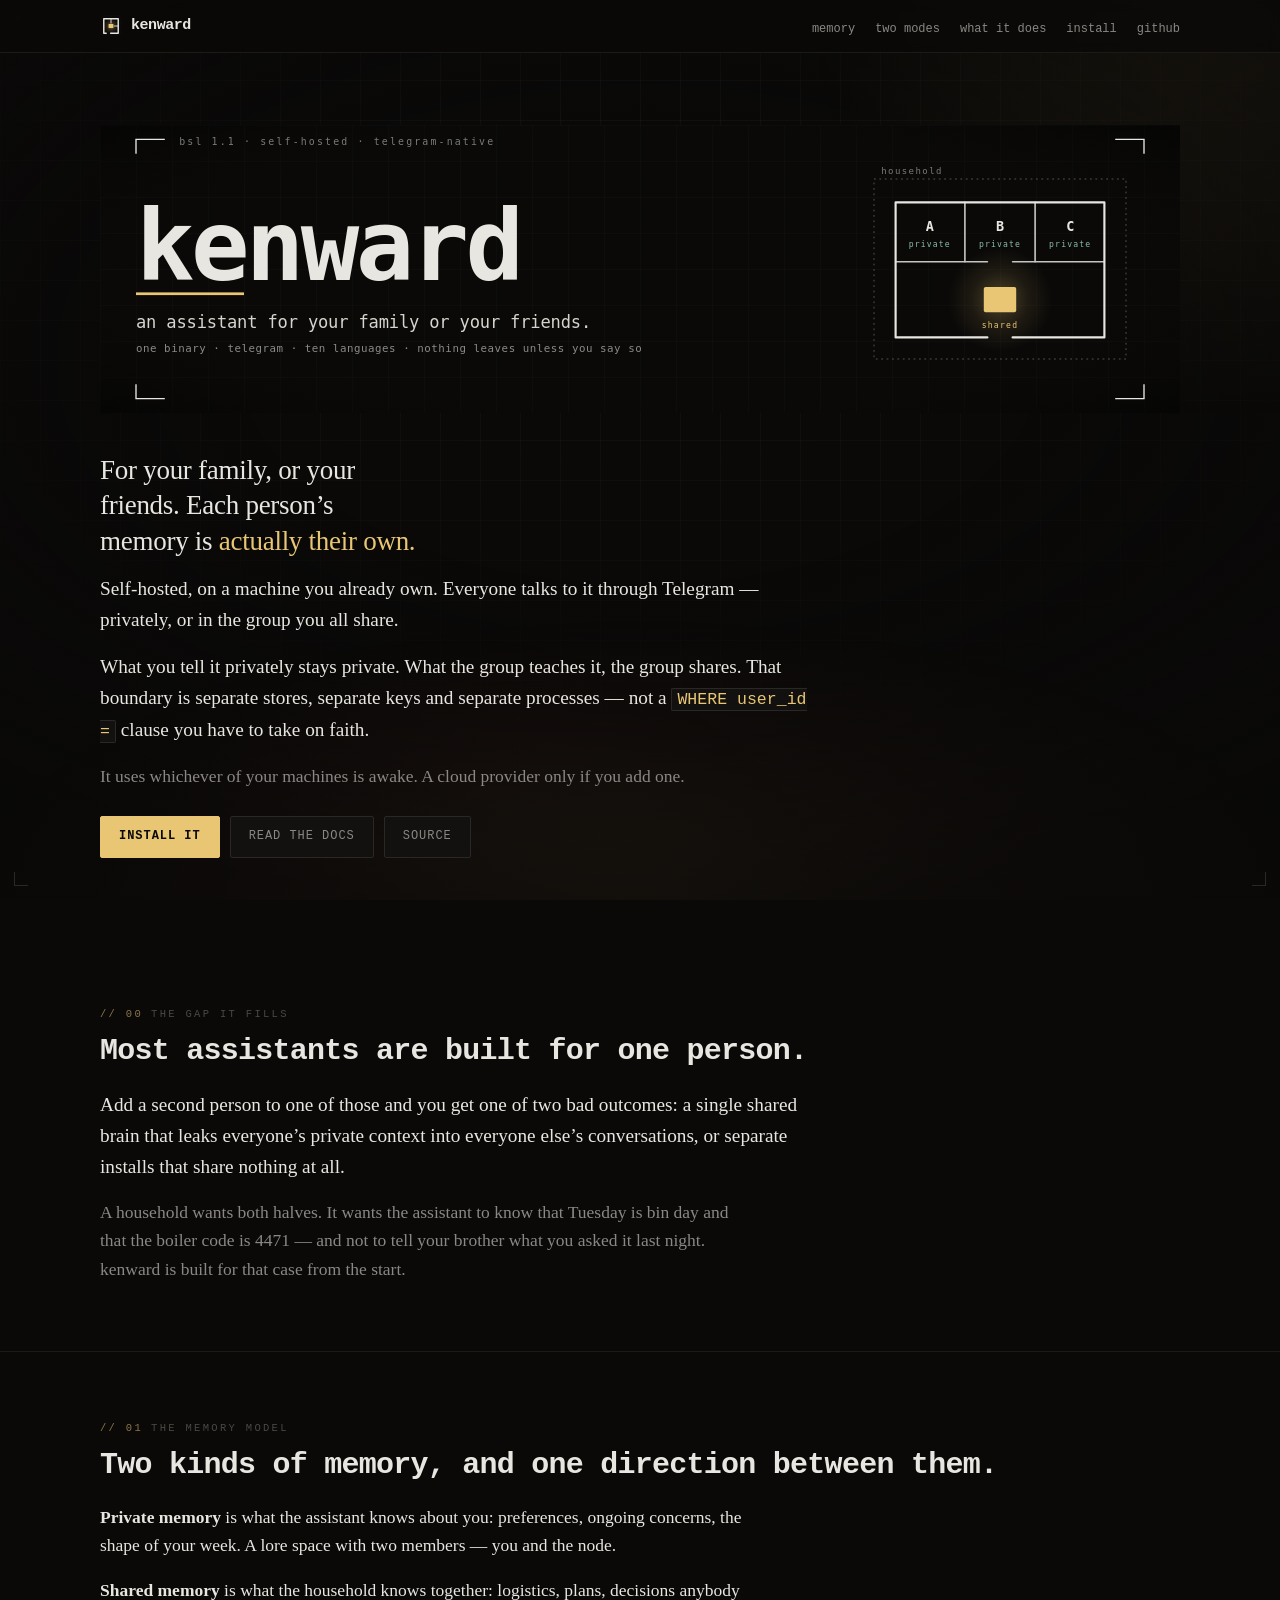
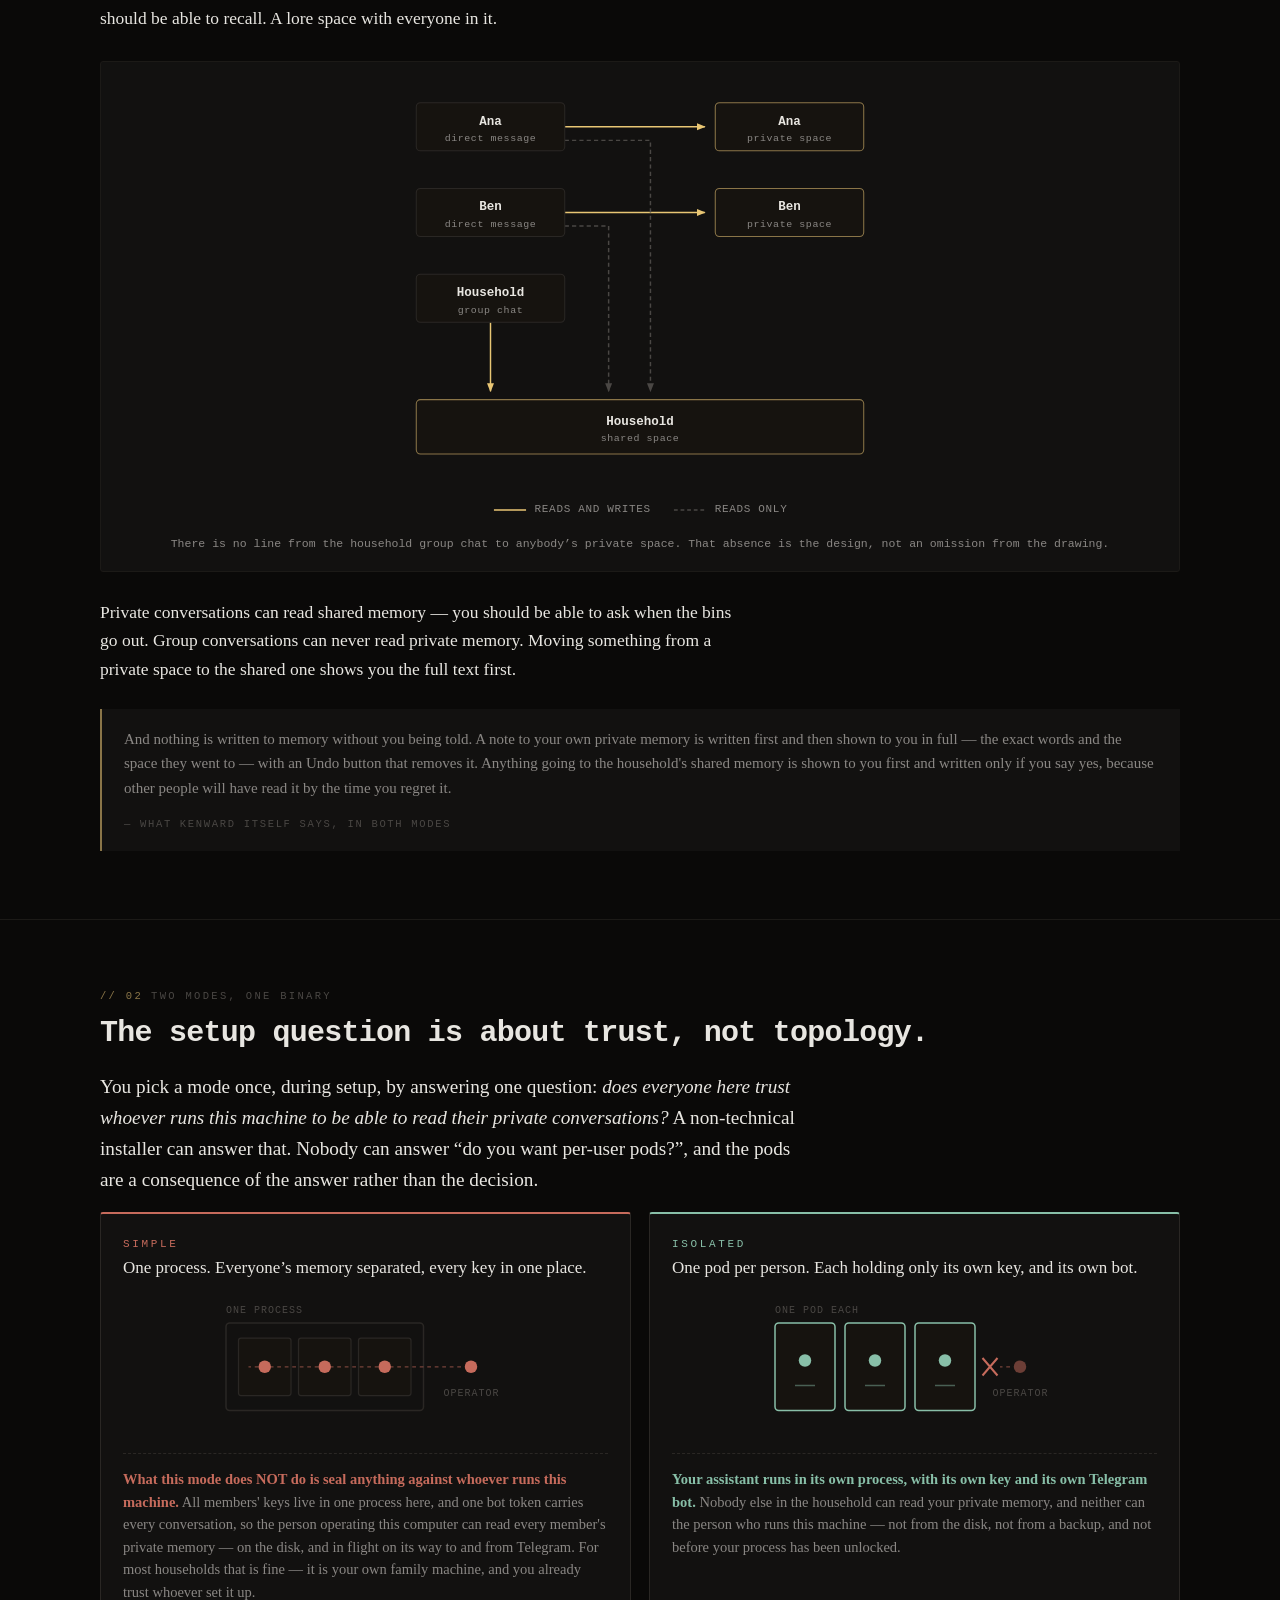
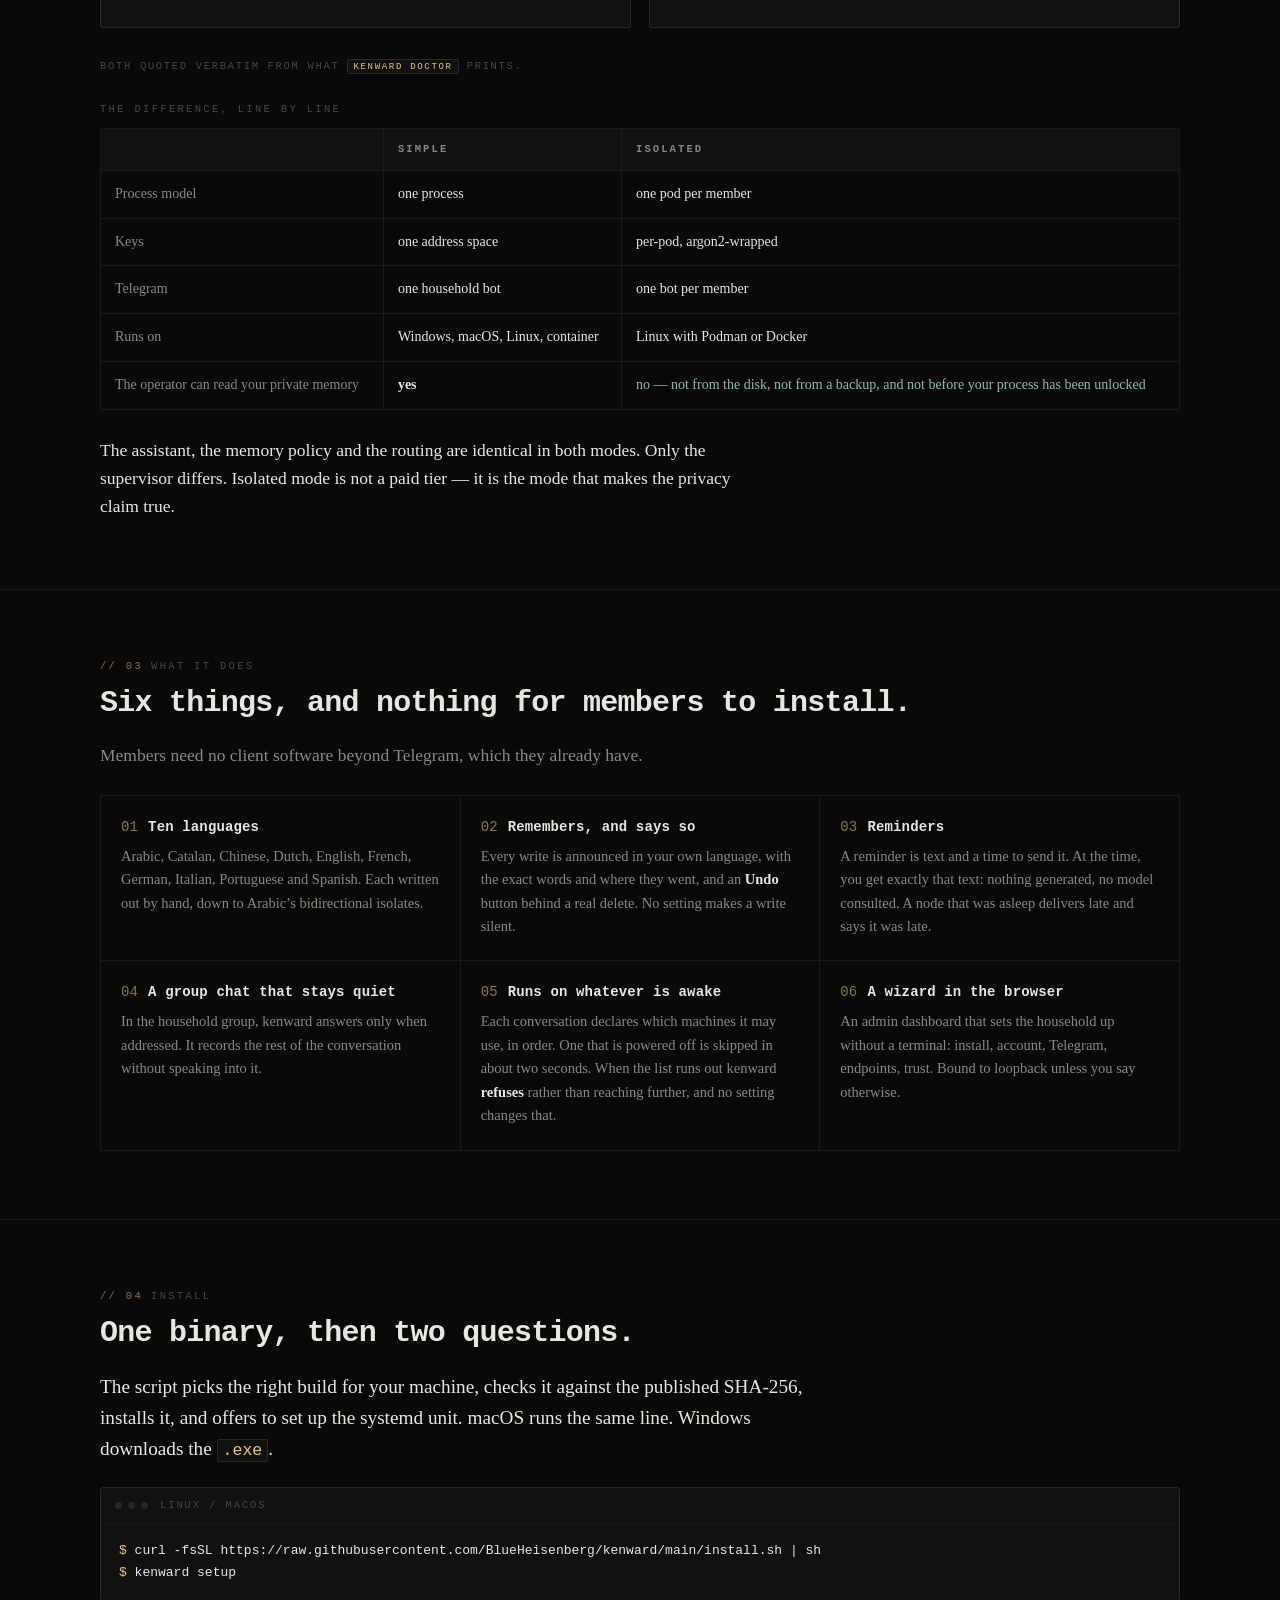
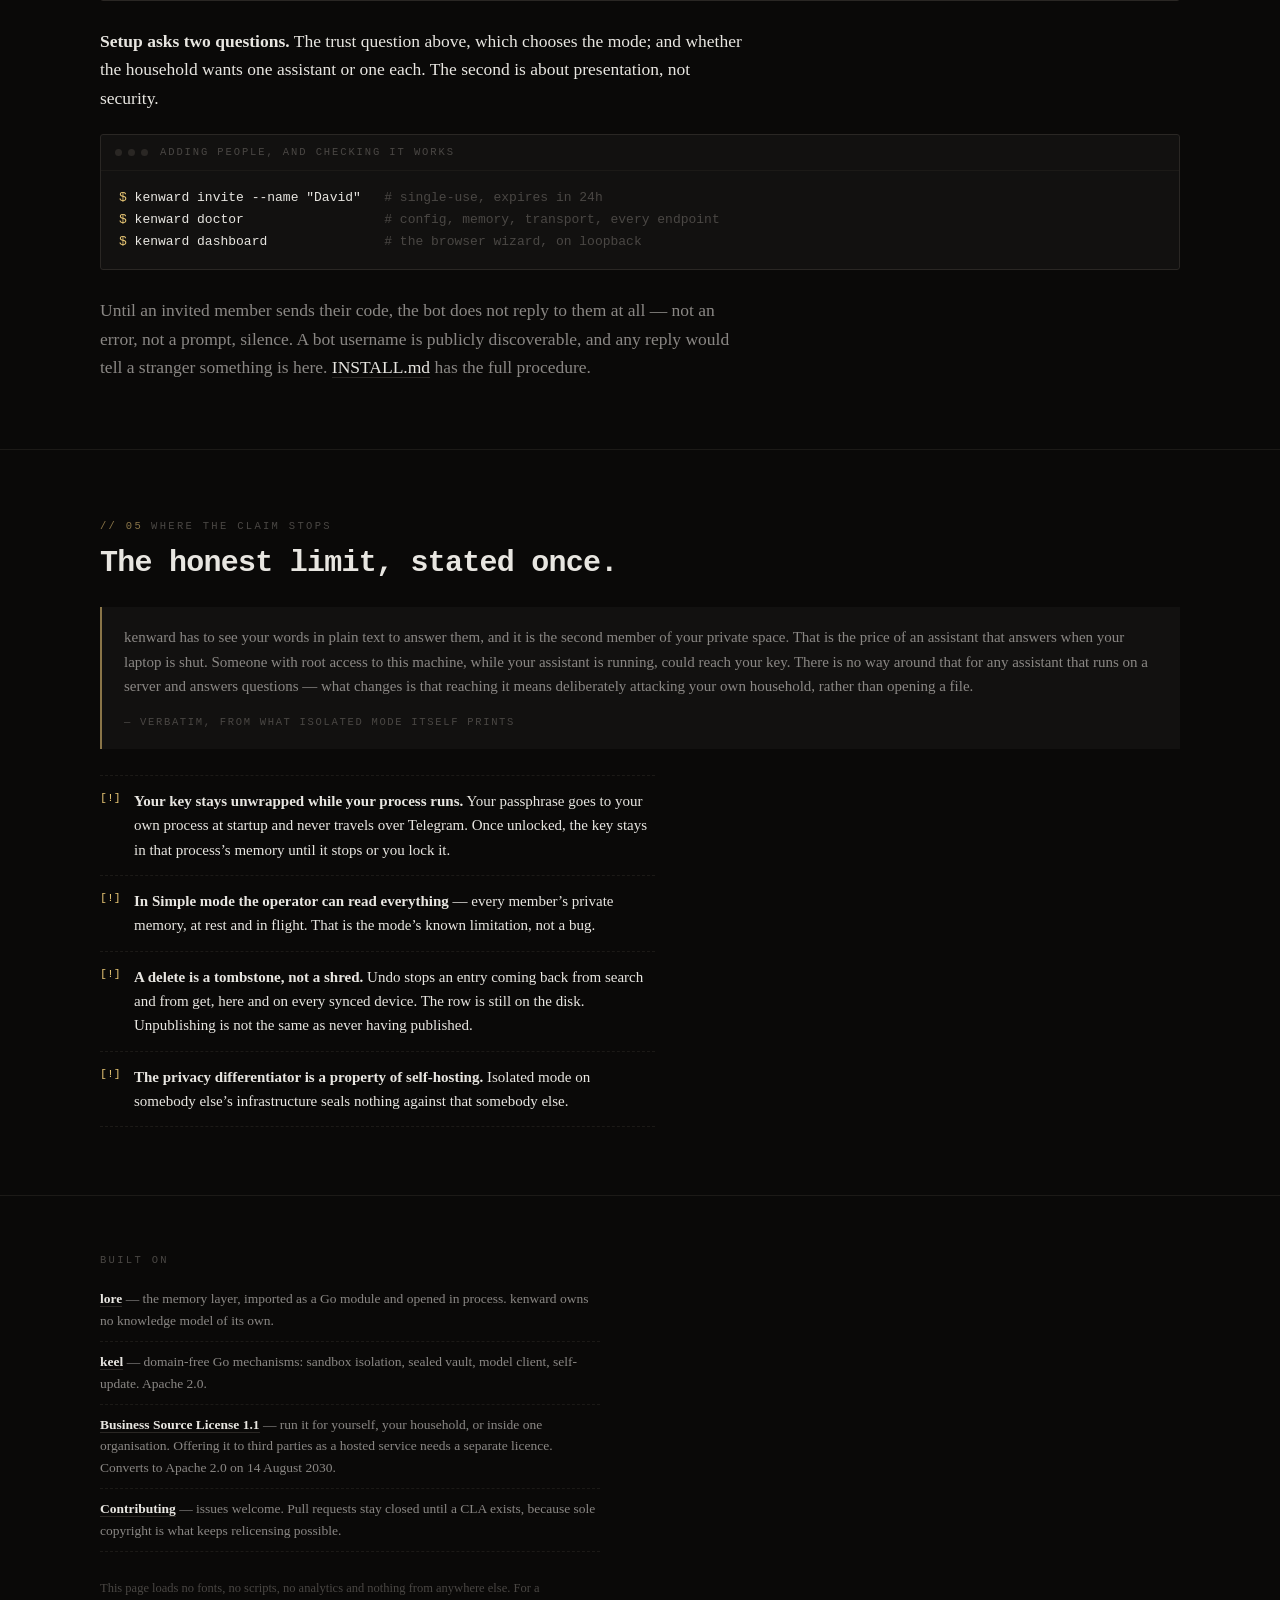
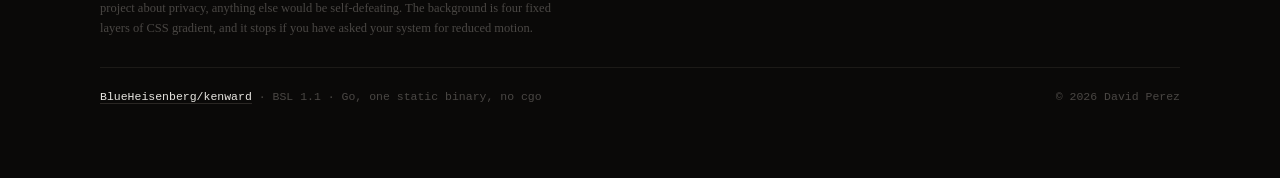
<file: site/index.html>
<!doctype html>
<html lang="en">
<head>
<meta charset="utf-8">
<meta name="viewport" content="width=device-width,initial-scale=1">
<title>kenward — an assistant for your family or your friends</title>
<meta name="description" content="A self-hosted assistant for your family or your friends. Everyone talks to it through Telegram, privately or in the group. Each person's memory is held in its own store, with its own key, in its own process.">
<meta name="color-scheme" content="dark">
<meta name="theme-color" content="#0A0908">

<meta property="og:title" content="kenward">
<meta property="og:description" content="An assistant for your family or your friends, where each person's memory is actually their own.">
<meta property="og:image" content="https://kenward.io/assets/header.svg?v=2">
<meta property="og:type" content="website">
<meta name="twitter:card" content="summary_large_image">
<meta name="twitter:image" content="https://kenward.io/assets/header.svg?v=2">

<link rel="icon" href="assets/kenward-mark.svg" type="image/svg+xml">

<style>
/* ══ tokens ══════════════════════════════════════════════════════════════
   Sibling of agentmesh, one shade warmer. Same near-black, same bone, same
   amber; terracotta and sage carry more of the weight here because this one
   is a house rather than a wire. Dark only, on purpose: the page is a lit
   room and a light variant would be a different drawing, not a recolour. */
:root {
  --bg:        #0A0908;
  --bg-soft:   #121110;
  --bg-lift:   #16130F;
  --rule:      #1C1A17;
  --rule-2:    #2A2724;
  --fg:        #E8E6E1;
  --fg-muted:  #8A8784;
  --fg-ghost:  #4A4744;
  --amber:     #E8C674;
  --amber-dim: #8A7548;
  --terra:     #C66B5C;
  --sage:      #88BFA8;

  --col:  74ch;
  --wide: 1080px;

  --mono:  ui-monospace, "SFMono-Regular", "SF Mono", "Cascadia Mono", Menlo, Consolas, "Liberation Mono", monospace;
  --serif: "Iowan Old Style", "Palatino Linotype", Palatino, "Book Antiqua", Georgia, serif;
}

*, *::before, *::after { box-sizing: border-box; }

html {
  background: var(--bg);
  color: var(--fg);
  -webkit-text-size-adjust: 100%;
  scroll-behavior: smooth;
}
@media (prefers-reduced-motion: reduce) { html { scroll-behavior: auto; } }

body {
  margin: 0;
  font-family: var(--serif);
  font-size: clamp(16px, 0.95rem + 0.18vw, 18px);
  line-height: 1.62;
  -webkit-font-smoothing: antialiased;
  text-rendering: optimizeLegibility;
}

::selection { background: var(--amber); color: var(--bg); }

/* ══ the hearth ══════════════════════════════════════════════════════════
   The animated background. Four fixed layers, no script, no library, no
   canvas: a 40px grid, two drifting embers, a glow banked along the bottom
   edge, and a vignette over the lot.

   Everything that moves moves with `transform` and `opacity` only, so the
   compositor owns it and the main thread is never asked to lay anything out
   again. The periods are long and mutually prime (37s/53s/71s/89s) so the
   loop never lines up with itself and nothing on screen ever asks to be
   watched. If gradients or animations are unsupported the layers simply do
   not paint and the page is flat warm black, which is the same page.

   `pointer-events: none` throughout, and the whole thing sits behind
   everything at z-index -1. */
.hearth {
  position: fixed;
  inset: 0;
  z-index: -1;
  pointer-events: none;
  overflow: hidden;
  contain: strict;
}

/* the grid, breathing */
.hearth .grid {
  position: absolute;
  inset: -40px;
  background-image:
    linear-gradient(to right,  rgba(232, 230, 225, 0.035) 1px, transparent 1px),
    linear-gradient(to bottom, rgba(232, 230, 225, 0.035) 1px, transparent 1px);
  background-size: 40px 40px;
  -webkit-mask-image: radial-gradient(ellipse 90% 70% at 50% 30%, #000 20%, transparent 78%);
          mask-image: radial-gradient(ellipse 90% 70% at 50% 30%, #000 20%, transparent 78%);
  animation: breathe 89s ease-in-out infinite;
  will-change: opacity;
}
@keyframes breathe {
  0%, 100% { opacity: 0.55; }
  50%      { opacity: 1; }
}

/* two embers, drifting */
.hearth .ember {
  position: absolute;
  width: 92vmax;
  height: 92vmax;
  border-radius: 50%;
  will-change: transform;
}
.hearth .e1 {
  top: -46vmax; left: 50%;
  background: radial-gradient(closest-side, rgba(232, 198, 116, 0.085), rgba(232, 198, 116, 0.02) 55%, transparent 72%);
  animation: drift-a 71s ease-in-out infinite;
}
.hearth .e2 {
  bottom: -58vmax; left: -10vmax;
  background: radial-gradient(closest-side, rgba(198, 107, 92, 0.075), rgba(198, 107, 92, 0.018) 55%, transparent 72%);
  animation: drift-b 53s ease-in-out infinite;
}
@keyframes drift-a {
  0%, 100% { transform: translate3d(-58%, 0, 0) scale(1); }
  50%      { transform: translate3d(-40%, 7vh, 0) scale(1.16); }
}
@keyframes drift-b {
  0%, 100% { transform: translate3d(0, 0, 0) scale(1.06); }
  50%      { transform: translate3d(16vw, -6vh, 0) scale(0.92); }
}

/* the glow banked along the floor of the page */
.hearth .glow {
  position: absolute;
  left: 50%;
  bottom: 0;
  width: 140vw;
  height: 42vh;
  transform: translateX(-50%);
  background: radial-gradient(ellipse 50% 100% at 50% 100%, rgba(232, 198, 116, 0.10), rgba(198, 107, 92, 0.045) 45%, transparent 75%);
  animation: bank 37s ease-in-out infinite;
  will-change: opacity;
}
@keyframes bank {
  0%, 100% { opacity: 0.75; }
  38%      { opacity: 1; }
  64%      { opacity: 0.62; }
}

/* vignette, static, drawn last so it pulls the edges down over everything */
.hearth .vignette {
  position: absolute;
  inset: 0;
  background: radial-gradient(ellipse 78% 62% at 50% 40%, transparent 40%, rgba(10, 9, 8, 0.72) 100%);
}

/* corner frame ticks */
.tick {
  position: fixed;
  width: 14px; height: 14px;
  border: 0 solid var(--rule-2);
  z-index: 0;
  pointer-events: none;
}
.tick.tl { top: 14px;    left: 14px;  border-top-width: 1px; border-left-width: 1px; }
.tick.tr { top: 14px;    right: 14px; border-top-width: 1px; border-right-width: 1px; }
.tick.bl { bottom: 14px; left: 14px;  border-bottom-width: 1px; border-left-width: 1px; }
.tick.br { bottom: 14px; right: 14px; border-bottom-width: 1px; border-right-width: 1px; }

/* ══ the switch ══════════════════════════════════════════════════════════
   Not negotiable. Everything animated above stops where it stands, at a
   frame that was designed to be the resting state, and the page is a still
   image. Nothing is hidden and nothing moves. */
@media (prefers-reduced-motion: reduce) {
  .hearth .grid,
  .hearth .ember,
  .hearth .glow,
  .reveal { animation: none !important; }
  .hearth .grid { opacity: 0.8; }
  /* !important because the .reveal rule that hides the element before its
     entrance runs is declared further down the sheet, and would otherwise win
     on source order and leave the whole page invisible to exactly the reader
     this block exists for. */
  .reveal { opacity: 1 !important; transform: none !important; }
}

/* ══ type ════════════════════════════════════════════════════════════════ */
a {
  color: var(--fg);
  text-decoration: none;
  border-bottom: 1px solid var(--rule-2);
  transition: color 120ms ease, border-color 120ms ease;
}
a:hover { color: var(--amber); border-bottom-color: var(--amber); }

:focus-visible {
  outline: 2px solid var(--amber);
  outline-offset: 3px;
  border-radius: 1px;
}

h1, h2, h3, .section-label, .brand, code, pre, kbd, th, .btn, .mode-h, figcaption, .legend, caption {
  font-family: var(--mono);
}

h2 {
  font-size: clamp(22px, 3.4vw, 30px);
  font-weight: 600;
  letter-spacing: -0.025em;
  line-height: 1.2;
  margin: 0 0 20px;
  text-wrap: balance;
}
h3 {
  font-size: 14px;
  font-weight: 600;
  letter-spacing: 0.01em;
  margin: 0 0 6px;
  color: var(--fg);
}
p { margin: 0 0 16px; max-width: var(--col); }
p:last-child { margin-bottom: 0; }
p.lead { font-size: 1.1em; }
p.muted { color: var(--fg-muted); }

strong { font-weight: 700; color: var(--fg); }
em { font-style: italic; }

code {
  font-size: 0.86em;
  background: var(--bg-soft);
  border: 1px solid var(--rule-2);
  border-radius: 2px;
  padding: 1px 5px;
  color: var(--amber);
}

.section-label {
  font-size: 10.5px;
  letter-spacing: 0.22em;
  text-transform: uppercase;
  color: var(--fg-muted);
  margin: 0 0 10px;
}
.section-label { color: var(--fg-ghost); }
.section-label .num { color: var(--amber-dim); margin-right: 8px; }

.visually-hidden {
  position: absolute; width: 1px; height: 1px;
  margin: -1px; padding: 0; overflow: hidden;
  clip-path: inset(50%); white-space: nowrap; border: 0;
}

.skip {
  position: absolute; left: -9999px; top: 0; z-index: 20;
  background: var(--amber); color: var(--bg);
  font-family: var(--mono); font-size: 12px;
  padding: 10px 16px; border: 0;
}
.skip:focus { left: 0; }
main:focus { outline: none; }

/* ══ shell ═══════════════════════════════════════════════════════════════ */
.wrap {
  width: min(100% - 48px, var(--wide));
  margin-inline: auto;
}

/* ══ topbar ══════════════════════════════════════════════════════════════ */
.topbar {
  border-bottom: 1px solid var(--rule);
  background: rgba(10, 9, 8, 0.72);
  backdrop-filter: blur(6px);
  position: sticky; top: 0; z-index: 5;
}
.topbar .wrap {
  display: flex; align-items: center; flex-wrap: wrap;
  gap: 8px 24px;
  padding: 12px 0;
}
.brand {
  display: inline-flex; align-items: center; gap: 9px;
  font-size: 15px; font-weight: 700; letter-spacing: -0.03em;
  color: var(--fg); border: 0;
}
.brand img { width: 22px; height: 22px; display: block; }
.brand:hover { color: var(--amber); }
.topbar nav { margin-left: auto; }
.topbar nav ul {
  display: flex; flex-wrap: wrap; gap: 4px 20px;
  list-style: none; margin: 0; padding: 0;
}
.topbar nav a {
  font-family: var(--mono); font-size: 12px;
  color: var(--fg-muted); border: 0;
}
.topbar nav a:hover { color: var(--amber); }

/* ══ sections ════════════════════════════════════════════════════════════ */
section { padding: 68px 0; border-top: 1px solid var(--rule); }
section:first-of-type { border-top: 0; }

/* ══ hero ════════════════════════════════════════════════════════════════ */
.hero { padding: clamp(40px, 6vw, 72px) 0 clamp(48px, 7vw, 80px); border-top: 0; }

/* The heading is the artwork. header.svg already carries the wordmark, the
   meta line and the household plan, so the page does not repeat any of them
   in text — the banner is decorative (alt="") because the h1's own text is the
   name and everything else it says is repeated in the visible copy below it.
   The wordmark span is what the h1 is actually called, at every width. */
.hero-mark { margin: 0 0 clamp(26px, 4vw, 40px); font-size: 20px; }
.hero-mark img { display: block; width: 100%; height: auto; }
.hero-mark .wordmark {
  position: absolute; width: 1px; height: 1px;
  margin: -1px; padding: 0; overflow: hidden;
  clip-path: inset(50%); white-space: nowrap;
}

/* Below this the banner's own tagline and meta line are drawn at a handful of
   pixels and can no longer be read, so the artwork steps aside and the name is
   set in type instead. */
@media (max-width: 760px) {
  .hero-mark img { display: none; }
  .hero-mark .wordmark {
    position: static; width: auto; height: auto;
    margin: 0; overflow: visible; clip-path: none;
    display: block;
    font-family: var(--mono);
    font-size: clamp(50px, 15vw, 84px);
    font-weight: 700;
    letter-spacing: -0.055em;
    line-height: 0.92;
    color: var(--fg);
    text-shadow: 0 0 46px rgba(232, 198, 116, 0.14);
  }
  .hero-mark .wordmark::after {
    content: ""; display: block;
    width: 88px; height: 3px;
    background: var(--amber);
    margin-top: 12px;
  }
}

.tagline {
  font-family: var(--serif);
  font-size: clamp(20px, 3.1vw, 27px);
  line-height: 1.3;
  letter-spacing: -0.01em;
  margin: 0 0 14px;
  max-width: 30ch;
  text-wrap: balance;
}
.tagline .warm { color: var(--amber); }
.actions { display: flex; flex-wrap: wrap; gap: 10px; margin: 26px 0 0; }
.btn {
  display: inline-block;
  font-size: 12px; letter-spacing: 0.08em; text-transform: uppercase;
  padding: 10px 18px;
  border: 1px solid var(--rule-2);
  border-radius: 2px;
  color: var(--fg-muted);
  background: var(--bg-soft);
}
.btn:hover { color: var(--amber); border-color: var(--amber-dim); background: var(--bg-lift); }
.btn-primary { color: var(--bg); background: var(--amber); border-color: var(--amber); font-weight: 600; }
.btn-primary:hover { color: var(--bg); background: #F2D68C; border-color: #F2D68C; }

/* ══ figures ═════════════════════════════════════════════════════════════ */
figure.diagram {
  margin: 28px 0 0;
  padding: 24px 20px 18px;
  border: 1px solid var(--rule);
  border-radius: 3px;
  background: var(--bg-soft);
}
figure.diagram > svg { display: block; width: 100%; max-width: 460px; height: auto; margin: 0 auto; }
figcaption {
  font-size: 11.5px; line-height: 1.6;
  color: var(--fg-muted);
  margin-top: 16px; text-align: center;
}
.legend {
  display: flex; flex-wrap: wrap; justify-content: center; gap: 8px 22px;
  list-style: none; margin: 18px 0 0; padding: 0;
  font-size: 11px; letter-spacing: 0.06em; text-transform: uppercase;
  color: var(--fg-muted);
}
.legend li { display: inline-flex; align-items: center; gap: 8px; }
.legend svg { width: 34px; height: 10px; }

.svg-box   { fill: var(--bg-lift); stroke: var(--rule-2); stroke-width: 1; }
.svg-box-a { fill: var(--bg-lift); stroke: var(--amber-dim); stroke-width: 1; }
.svg-name  { fill: var(--fg); font-family: var(--mono); font-size: 12px; font-weight: 600; }
.svg-sub   { fill: var(--fg-muted); font-family: var(--mono); font-size: 9.5px; letter-spacing: 0.06em; }
.svg-rw    { stroke: var(--amber); stroke-width: 1.4; fill: none; }
.svg-ro    { stroke: var(--fg-ghost); stroke-width: 1.4; fill: none; stroke-dasharray: 4 3; }

/* ══ tables ══════════════════════════════════════════════════════════════ */
.scroller { overflow-x: auto; margin: 26px 0 0; }
table { width: 100%; border-collapse: collapse; font-size: 14px; min-width: 480px; }
caption {
  caption-side: top; text-align: left;
  font-size: 10.5px; letter-spacing: 0.22em; text-transform: uppercase;
  color: var(--fg-ghost); padding-bottom: 10px;
}
th, td {
  text-align: left; vertical-align: top;
  padding: 12px 14px;
  border: 1px solid var(--rule);
}
thead th {
  font-size: 10.5px; letter-spacing: 0.2em; text-transform: uppercase;
  font-weight: 600; color: var(--fg-muted); background: var(--bg-soft);
}
tbody th {
  font-family: var(--serif); font-weight: 400;
  color: var(--fg-muted); font-size: 14px;
}
td { color: var(--fg); }
td.no  { color: var(--terra); }
td.yes { color: var(--sage); }

/* ══ mode cards ══════════════════════════════════════════════════════════ */
.modes {
  display: grid; gap: 18px;
  grid-template-columns: repeat(auto-fit, minmax(280px, 1fr));
  list-style: none; margin: 0 0 30px; padding: 0;
}
.mode {
  border: 1px solid var(--rule-2);
  border-top-width: 2px;
  border-radius: 3px;
  background: var(--bg-soft);
  padding: 22px 22px 24px;
}
.mode.simple   { border-top-color: var(--terra); }
.mode.isolated { border-top-color: var(--sage); }
.mode-h {
  font-size: 11px; letter-spacing: 0.24em; text-transform: uppercase;
  margin: 0 0 4px;
}
.mode.simple   .mode-h { color: var(--terra); }
.mode.isolated .mode-h { color: var(--sage); }
.mode .gist {
  font-family: var(--serif); font-size: 17px; line-height: 1.35;
  margin: 0 0 18px; max-width: none;
}
.mode svg.glyph { display: block; width: 100%; max-width: 300px; height: auto; margin: 0 auto 20px; }
.mode blockquote {
  margin: 0; padding: 14px 0 0;
  border-top: 1px dashed var(--rule-2);
  font-size: 14.5px; line-height: 1.55;
  color: var(--fg-muted);
}
.mode blockquote p { max-width: none; }
.mode.simple   blockquote strong { color: var(--terra); }
.mode.isolated blockquote strong { color: var(--sage); }
.said {
  font-family: var(--mono); font-size: 10.5px;
  letter-spacing: 0.16em; text-transform: uppercase;
  color: var(--fg-ghost);
  margin: 14px 0 0;
}

.glyph .g-shell { fill: none; stroke: var(--rule-2); stroke-width: 1.2; }
.glyph .g-room  { fill: var(--bg-lift); stroke: var(--rule-2); stroke-width: 1; }
.glyph .g-seal  { fill: var(--bg-lift); stroke: var(--sage); stroke-width: 1.2; }
.glyph .g-key-s { fill: var(--terra); }
.glyph .g-key-i { fill: var(--sage); }
.glyph .g-eye   { fill: var(--terra); }
.glyph .g-lbl   { fill: var(--fg-ghost); font-family: var(--mono); font-size: 8px; letter-spacing: 0.1em; }

/* ══ capability grid ═════════════════════════════════════════════════════ */
ul.grid {
  display: grid; gap: 1px;
  grid-template-columns: repeat(auto-fit, minmax(300px, 1fr));
  list-style: none; margin: 26px 0 0; padding: 0;
  background: var(--rule);
  border: 1px solid var(--rule);
}
ul.grid > li { background: var(--bg); padding: 20px 20px 22px; }
ul.grid h3::before {
  content: attr(data-n);
  color: var(--amber-dim);
  margin-right: 10px;
  font-weight: 400;
}
ul.grid p { font-size: 14.5px; color: var(--fg-muted); max-width: none; margin: 0; }

/* ══ code ════════════════════════════════════════════════════════════════ */
.code {
  margin: 22px 0 0;
  border: 1px solid var(--rule-2);
  border-radius: 3px;
  background: var(--bg-soft);
  overflow: hidden;
}
.code-head {
  display: flex; align-items: center; gap: 12px;
  padding: 9px 14px;
  border-bottom: 1px solid var(--rule);
  font-family: var(--mono); font-size: 10.5px;
  letter-spacing: 0.18em; text-transform: uppercase;
  color: var(--fg-ghost);
}
.code-head .dots { display: inline-flex; gap: 6px; }
.code-head .dots i { width: 7px; height: 7px; border-radius: 50%; background: var(--rule-2); }
pre {
  margin: 0; padding: 16px 18px;
  font-family: var(--mono); font-size: 13px; line-height: 1.7;
  color: var(--fg);
  overflow-x: auto;
  white-space: pre;
}
pre code { background: none; border: 0; padding: 0; color: inherit; font-size: inherit; }
pre .prompt  { color: var(--amber); }
pre .comment { color: var(--fg-ghost); }

/* ══ limits list ═════════════════════════════════════════════════════════ */
ul.limits { list-style: none; margin: 26px 0 0; padding: 0; }
ul.limits li {
  position: relative;
  padding: 13px 0 13px 34px;
  border-top: 1px dashed var(--rule);
  font-size: 15px;
  max-width: var(--col);
}
ul.limits li:last-child { border-bottom: 1px dashed var(--rule); }
ul.limits li::before {
  content: "[!]";
  position: absolute; left: 0; top: 13px;
  font-family: var(--mono); font-size: 11.5px;
  color: var(--amber);
}

blockquote.honest {
  margin: 26px 0 0;
  padding: 18px 22px;
  border-left: 2px solid var(--amber-dim);
  background: var(--bg-soft);
  color: var(--fg-muted);
  font-size: 15px;
}
blockquote.honest p { max-width: none; }

/* ══ footer ══════════════════════════════════════════════════════════════ */
footer.site {
  border-top: 1px solid var(--rule);
  padding: 56px 0 72px;
  font-size: 13.5px;
  color: var(--fg-muted);
}
footer.site ul { list-style: none; margin: 0 0 26px; padding: 0; }
footer.site li { padding: 9px 0; border-bottom: 1px dashed var(--rule); max-width: var(--col); }
footer.site .note { font-size: 12.5px; color: var(--fg-ghost); }
footer.site .row {
  display: flex; flex-wrap: wrap; gap: 10px 20px;
  justify-content: space-between; align-items: baseline;
  margin-top: 28px; padding-top: 20px;
  border-top: 1px solid var(--rule);
  font-family: var(--mono); font-size: 11.5px;
  color: var(--fg-ghost);
}

/* ══ entrance ════════════════════════════════════════════════════════════
   Runs once, on load, then never again — the cost is a few hundred
   milliseconds of compositing at first paint and nothing afterwards. */
.reveal {
  opacity: 0;
  transform: translateY(8px);
  animation: enter 620ms cubic-bezier(.2,.7,.2,1) forwards;
}
@keyframes enter { to { opacity: 1; transform: none; } }
.r1 { animation-delay:  40ms; }
.r2 { animation-delay: 120ms; }
.r3 { animation-delay: 200ms; }
.r4 { animation-delay: 280ms; }
.r5 { animation-delay: 360ms; }
.r6 { animation-delay: 440ms; }

/* ══ narrow ══════════════════════════════════════════════════════════════ */
@media (max-width: 640px) {
  .wrap { width: min(100% - 36px, var(--wide)); }
  section { padding: 52px 0; }
  .tick { width: 10px; height: 10px; }
  .mode { padding: 20px 18px 22px; }
  ul.grid > li { padding: 18px; }
  pre { font-size: 12px; }
  .topbar nav ul { gap: 4px 14px; }
  /* Two rows of links pinned to the top of a phone screen is a third of the
     screen spent on navigation. Let it scroll away. */
  .topbar { position: static; }
}
</style>
</head>
<body>

<a class="skip" href="#main">Skip to content</a>

<div class="hearth" aria-hidden="true">
  <div class="grid"></div>
  <div class="ember e1"></div>
  <div class="ember e2"></div>
  <div class="glow"></div>
  <div class="vignette"></div>
</div>
<span class="tick tl" aria-hidden="true"></span>
<span class="tick tr" aria-hidden="true"></span>
<span class="tick bl" aria-hidden="true"></span>
<span class="tick br" aria-hidden="true"></span>

<header class="topbar">
  <div class="wrap">
    <a class="brand" href="./">
      <img src="assets/kenward-mark.svg" alt="" width="22" height="22">
      kenward
    </a>
    <nav aria-label="Sections">
      <ul>
        <li><a href="#memory">memory</a></li>
        <li><a href="#modes">two modes</a></li>
        <li><a href="#does">what it does</a></li>
        <li><a href="#install">install</a></li>
        <li><a href="https://github.com/BlueHeisenberg/kenward">github</a></li>
      </ul>
    </nav>
  </div>
</header>

<main id="main" tabindex="-1">

  <!-- ── HERO ─────────────────────────────────────────────────────────── -->
  <div class="hero">
    <div class="wrap">
      <h1 class="hero-mark reveal r1">
        <img src="assets/header.svg?v=2" alt="" width="1200" height="320">
        <span class="wordmark">kenward</span>
      </h1>

      <p class="tagline reveal r2">
        For your family, or your friends. Each person&rsquo;s memory is
        <span class="warm">actually their own.</span>
      </p>

      <p class="lead reveal r3">
        Self-hosted, on a machine you already own. Everyone talks to it through Telegram &mdash;
        privately, or in the group you all share.
      </p>

      <p class="lead reveal r3">
        What you tell it privately stays private. What the group teaches it, the group shares.
        That boundary is separate stores, separate keys and separate processes &mdash; not a
        <code>WHERE user_id =</code> clause you have to take on faith.
      </p>

      <p class="muted reveal r3">
        It uses whichever of your machines is awake. A cloud provider only if you add one.
      </p>

      <div class="actions reveal r4">
        <a class="btn btn-primary" href="#install">Install it</a>
        <a class="btn" href="https://github.com/BlueHeisenberg/kenward/blob/main/docs/ARCHITECTURE.md">Read the docs</a>
        <a class="btn" href="https://github.com/BlueHeisenberg/kenward">Source</a>
      </div>

    </div>
  </div>

  <!-- ── 00 THE PROBLEM ───────────────────────────────────────────────── -->
  <section id="why" aria-labelledby="why-h">
    <div class="wrap">
      <p class="section-label"><span class="num">// 00</span>the gap it fills</p>
      <h2 id="why-h">Most assistants are built for one person.</h2>
      <p class="lead">
        Add a second person to one of those and you get one of two bad outcomes: a single shared
        brain that leaks everyone&rsquo;s private context into everyone else&rsquo;s conversations,
        or separate installs that share nothing at all.
      </p>
      <p class="muted">
        A household wants both halves. It wants the assistant to know that Tuesday is bin day and
        that the boiler code is 4471 &mdash; and not to tell your brother what you asked it last
        night. kenward is built for that case from the start.
      </p>
    </div>
  </section>

  <!-- ── 01 MEMORY ────────────────────────────────────────────────────── -->
  <section id="memory" aria-labelledby="memory-h">
    <div class="wrap">
      <p class="section-label"><span class="num">// 01</span>the memory model</p>
      <h2 id="memory-h">Two kinds of memory, and one direction between them.</h2>
      <p>
        <strong>Private memory</strong> is what the assistant knows about you: preferences,
        ongoing concerns, the shape of your week. A lore space with two members &mdash; you and
        the node.
      </p>
      <p>
        <strong>Shared memory</strong> is what the household knows together: logistics, plans,
        decisions anybody should be able to recall. A lore space with everyone in it.
      </p>

      <figure class="diagram">
        <svg viewBox="0 0 440 380" role="img" aria-labelledby="dg-title dg-desc">
          <title id="dg-title">Which conversations reach which memory spaces</title>
          <desc id="dg-desc">Ana&#39;s direct messages read and write Ana&#39;s private space, and read the shared space. Ben&#39;s direct messages read and write Ben&#39;s private space, and read the shared space. The household group chat reads and writes the shared space only, and has no connection of any kind to either private space.</desc>

          <defs>
            <marker id="ah-rw" viewBox="0 0 10 10" refX="9" refY="5" markerWidth="6" markerHeight="6" orient="auto-start-reverse">
              <path d="M0,1 L10,5 L0,9 z" fill="#E8C674"/>
            </marker>
            <marker id="ah-ro" viewBox="0 0 10 10" refX="9" refY="5" markerWidth="6" markerHeight="6" orient="auto-start-reverse">
              <path d="M0,1 L10,5 L0,9 z" fill="#4A4744"/>
            </marker>
          </defs>

          <path class="svg-rw" d="M148,39 H282"       marker-end="url(#ah-rw)"/>
          <path class="svg-rw" d="M148,121 H282"      marker-end="url(#ah-rw)"/>
          <path class="svg-rw" d="M77,226 V292"       marker-end="url(#ah-rw)"/>
          <path class="svg-ro" d="M148,52 H230 V292"  marker-end="url(#ah-ro)"/>
          <path class="svg-ro" d="M148,134 H190 V292" marker-end="url(#ah-ro)"/>

          <g>
            <rect class="svg-box" x="6" y="16" width="142" height="46" rx="4"/>
            <text class="svg-name" x="77" y="37" text-anchor="middle">Ana</text>
            <text class="svg-sub"  x="77" y="53" text-anchor="middle">direct message</text>
          </g>
          <g>
            <rect class="svg-box" x="6" y="98" width="142" height="46" rx="4"/>
            <text class="svg-name" x="77" y="119" text-anchor="middle">Ben</text>
            <text class="svg-sub"  x="77" y="135" text-anchor="middle">direct message</text>
          </g>
          <g>
            <rect class="svg-box" x="6" y="180" width="142" height="46" rx="4"/>
            <text class="svg-name" x="77" y="201" text-anchor="middle">Household</text>
            <text class="svg-sub"  x="77" y="217" text-anchor="middle">group chat</text>
          </g>

          <g>
            <rect class="svg-box-a" x="292" y="16" width="142" height="46" rx="4"/>
            <text class="svg-name" x="363" y="37" text-anchor="middle">Ana</text>
            <text class="svg-sub"  x="363" y="53" text-anchor="middle">private space</text>
          </g>
          <g>
            <rect class="svg-box-a" x="292" y="98" width="142" height="46" rx="4"/>
            <text class="svg-name" x="363" y="119" text-anchor="middle">Ben</text>
            <text class="svg-sub"  x="363" y="135" text-anchor="middle">private space</text>
          </g>
          <g>
            <rect class="svg-box-a" x="6" y="300" width="428" height="52" rx="4"/>
            <text class="svg-name" x="220" y="324" text-anchor="middle">Household</text>
            <text class="svg-sub"  x="220" y="340" text-anchor="middle">shared space</text>
          </g>
        </svg>

        <ul class="legend">
          <li>
            <svg viewBox="0 0 36 10" aria-hidden="true" focusable="false"><path class="svg-rw" d="M1,5 H35"/></svg>
            reads and writes
          </li>
          <li>
            <svg viewBox="0 0 36 10" aria-hidden="true" focusable="false"><path class="svg-ro" d="M1,5 H35"/></svg>
            reads only
          </li>
        </ul>

        <figcaption>
          There is no line from the household group chat to anybody&rsquo;s private space.
          That absence is the design, not an omission from the drawing.
        </figcaption>
      </figure>

      <p style="margin-top:26px">
        Private conversations can read shared memory &mdash; you should be able to ask when the
        bins go out. Group conversations can never read private memory. Moving something from a
        private space to the shared one shows you the full text first.
      </p>

      <blockquote class="honest">
        <p>
          And nothing is written to memory without you being told. A note to your own private
          memory is written first and then shown to you in full &mdash; the exact words and the
          space they went to &mdash; with an Undo button that removes it. Anything going to the
          household's shared memory is shown to you first and written only if you say yes,
          because other people will have read it by the time you regret it.
        </p>
        <p class="said">&mdash; what kenward itself says, in both modes</p>
      </blockquote>
    </div>
  </section>

  <!-- ── 02 TWO MODES ─────────────────────────────────────────────────── -->
  <section id="modes" aria-labelledby="modes-h">
    <div class="wrap">
      <p class="section-label"><span class="num">// 02</span>two modes, one binary</p>
      <h2 id="modes-h">The setup question is about trust, not topology.</h2>
      <p class="lead">
        You pick a mode once, during setup, by answering one question: <em>does everyone here trust
        whoever runs this machine to be able to read their private conversations?</em> A
        non-technical installer can answer that. Nobody can answer &ldquo;do you want per-user
        pods?&rdquo;, and the pods are a consequence of the answer rather than the decision.
      </p>

      <ul class="modes">
        <li class="mode simple">
          <p class="mode-h">Simple</p>
          <p class="gist">One process. Everyone&rsquo;s memory separated, every key in one place.</p>

          <svg class="glyph" viewBox="0 0 240 108" role="img" aria-label="Simple mode: one process box holding three members' memories and all three of their keys, with an unbroken line of sight from the machine's operator into every one of them.">
            <text class="g-lbl" x="8" y="12">ONE PROCESS</text>
            <rect class="g-shell" x="8" y="20" width="158" height="70" rx="3"/>
            <rect class="g-room" x="18"  y="32" width="42" height="46" rx="2"/>
            <rect class="g-room" x="66"  y="32" width="42" height="46" rx="2"/>
            <rect class="g-room" x="114" y="32" width="42" height="46" rx="2"/>
            <circle class="g-key-s" cx="39"  cy="55" r="5"/>
            <circle class="g-key-s" cx="87"  cy="55" r="5"/>
            <circle class="g-key-s" cx="135" cy="55" r="5"/>
            <path d="M196 55 H26" fill="none" stroke="#C66B5C" stroke-width="1" stroke-dasharray="3 3" opacity="0.55"/>
            <circle class="g-eye" cx="204" cy="55" r="5"/>
            <text class="g-lbl" x="182" y="78">OPERATOR</text>
          </svg>

          <blockquote>
            <p>
              <strong>What this mode does NOT do is seal anything against whoever runs this
              machine.</strong> All members' keys live in one process here, and one bot token
              carries every conversation, so the person operating this computer can read every
              member's private memory &mdash; on the disk, and in flight on its way to and from
              Telegram. For most households that is fine &mdash; it is your own family machine,
              and you already trust whoever set it up.
            </p>
          </blockquote>
        </li>

        <li class="mode isolated">
          <p class="mode-h">Isolated</p>
          <p class="gist">One pod per person. Each holding only its own key, and its own bot.</p>

          <svg class="glyph" viewBox="0 0 240 108" role="img" aria-label="Isolated mode: three separate sealed pods, each holding one member's memory and only that member's key, with the machine's operator's line of sight broken before it reaches any of them.">
            <text class="g-lbl" x="8" y="12">ONE POD EACH</text>
            <rect class="g-seal" x="8"   y="20" width="48" height="70" rx="3"/>
            <rect class="g-seal" x="64"  y="20" width="48" height="70" rx="3"/>
            <rect class="g-seal" x="120" y="20" width="48" height="70" rx="3"/>
            <circle class="g-key-i" cx="32"  cy="50" r="5"/>
            <circle class="g-key-i" cx="88"  cy="50" r="5"/>
            <circle class="g-key-i" cx="144" cy="50" r="5"/>
            <path d="M24 70 h16 M80 70 h16 M136 70 h16" fill="none" stroke="#88BFA8" stroke-width="1.2" opacity="0.45"/>
            <path d="M196 55 H188" fill="none" stroke="#C66B5C" stroke-width="1" stroke-dasharray="3 3" opacity="0.55"/>
            <path d="M174 48 l12 14 M186 48 l-12 14" fill="none" stroke="#C66B5C" stroke-width="1.6"/>
            <circle class="g-eye" cx="204" cy="55" r="5" opacity="0.5"/>
            <text class="g-lbl" x="182" y="78">OPERATOR</text>
          </svg>

          <blockquote>
            <p>
              <strong>Your assistant runs in its own process, with its own key and its own
              Telegram bot.</strong> Nobody else in the household can read your private memory,
              and neither can the person who runs this machine &mdash; not from the disk, not from
              a backup, and not before your process has been unlocked.
            </p>
          </blockquote>
        </li>
      </ul>

      <p class="said" style="margin-bottom:8px">Both quoted verbatim from what <code>kenward doctor</code> prints.</p>

      <div class="scroller" tabindex="0" role="region" aria-label="Simple and Isolated mode compared, scrollable table">
        <table>
          <caption>The difference, line by line</caption>
          <thead>
            <tr>
              <th scope="col"><span class="visually-hidden">Property</span></th>
              <th scope="col">Simple</th>
              <th scope="col">Isolated</th>
            </tr>
          </thead>
          <tbody>
            <tr><th scope="row">Process model</th><td>one process</td><td>one pod per member</td></tr>
            <tr><th scope="row">Keys</th><td>one address space</td><td>per-pod, argon2-wrapped</td></tr>
            <tr><th scope="row">Telegram</th><td>one household bot</td><td>one bot per member</td></tr>
            <tr><th scope="row">Runs on</th><td>Windows, macOS, Linux, container</td><td>Linux with Podman or Docker</td></tr>
            <tr>
              <th scope="row">The operator can read your private memory</th>
              <td class="no"><strong>yes</strong></td>
              <td class="yes">no &mdash; not from the disk, not from a backup, and not before your process has been unlocked</td>
            </tr>
          </tbody>
        </table>
      </div>

      <p style="margin-top:26px">
        The assistant, the memory policy and the routing are identical in both modes. Only the
        supervisor differs. Isolated mode is not a paid tier &mdash; it is the mode that makes the
        privacy claim true.
      </p>
    </div>
  </section>

  <!-- ── 03 WHAT IT DOES ──────────────────────────────────────────────── -->
  <section id="does" aria-labelledby="does-h">
    <div class="wrap">
      <p class="section-label"><span class="num">// 03</span>what it does</p>
      <h2 id="does-h">Six things, and nothing for members to install.</h2>
      <p class="muted">
        Members need no client software beyond Telegram, which they already have.
      </p>

      <ul class="grid">
        <li>
          <h3 data-n="01">Ten languages</h3>
          <p>
            Arabic, Catalan, Chinese, Dutch, English, French, German, Italian, Portuguese and
            Spanish. Each written out by hand, down to Arabic&rsquo;s bidirectional isolates.
          </p>
        </li>
        <li>
          <h3 data-n="02">Remembers, and says so</h3>
          <p>
            Every write is announced in your own language, with the exact words and where they
            went, and an <strong>Undo</strong> button behind a real delete. No setting makes a
            write silent.
          </p>
        </li>
        <li>
          <h3 data-n="03">Reminders</h3>
          <p>
            A reminder is text and a time to send it. At the time, you get exactly that text:
            nothing generated, no model consulted. A node that was asleep delivers late and says
            it was late.
          </p>
        </li>
        <li>
          <h3 data-n="04">A group chat that stays quiet</h3>
          <p>
            In the household group, kenward answers only when addressed. It records the rest of
            the conversation without speaking into it.
          </p>
        </li>
        <li>
          <h3 data-n="05">Runs on whatever is awake</h3>
          <p>
            Each conversation declares which machines it may use, in order. One that is powered
            off is skipped in about two seconds. When the list runs out kenward
            <strong>refuses</strong> rather than reaching further, and no setting changes that.
          </p>
        </li>
        <li>
          <h3 data-n="06">A wizard in the browser</h3>
          <p>
            An admin dashboard that sets the household up without a terminal: install, account,
            Telegram, endpoints, trust. Bound to loopback unless you say otherwise.
          </p>
        </li>
      </ul>
    </div>
  </section>

  <!-- ── 04 INSTALL ───────────────────────────────────────────────────── -->
  <section id="install" aria-labelledby="install-h">
    <div class="wrap">
      <p class="section-label"><span class="num">// 04</span>install</p>
      <h2 id="install-h">One binary, then two questions.</h2>
      <p class="lead">
        The script picks the right build for your machine, checks it against the published
        SHA-256, installs it, and offers to set up the systemd unit. macOS runs the same line.
        Windows downloads the <code>.exe</code>.
      </p>

      <div class="code">
        <div class="code-head"><span class="dots"><i></i><i></i><i></i></span><span>linux / macOS</span></div>
<pre><code><span class="prompt">$</span> curl -fsSL https://raw.githubusercontent.com/BlueHeisenberg/kenward/main/install.sh | sh
<span class="prompt">$</span> kenward setup</code></pre>
      </div>

      <p style="margin-top:26px">
        <strong>Setup asks two questions.</strong> The trust question above, which chooses the
        mode; and whether the household wants one assistant or one each. The second is about
        presentation, not security.
      </p>

      <div class="code">
        <div class="code-head"><span class="dots"><i></i><i></i><i></i></span><span>adding people, and checking it works</span></div>
<pre><code><span class="prompt">$</span> kenward invite --name "David"   <span class="comment"># single-use, expires in 24h</span>
<span class="prompt">$</span> kenward doctor                  <span class="comment"># config, memory, transport, every endpoint</span>
<span class="prompt">$</span> kenward dashboard               <span class="comment"># the browser wizard, on loopback</span></code></pre>
      </div>

      <p style="margin-top:26px" class="muted">
        Until an invited member sends their code, the bot does not reply to them at all &mdash; not
        an error, not a prompt, silence. A bot username is publicly discoverable, and any reply
        would tell a stranger something is here.
        <a href="https://github.com/BlueHeisenberg/kenward/blob/main/docs/INSTALL.md">INSTALL.md</a>
        has the full procedure.
      </p>
    </div>
  </section>

  <!-- ── 05 LIMITS ────────────────────────────────────────────────────── -->
  <section id="limits" aria-labelledby="limits-h">
    <div class="wrap">
      <p class="section-label"><span class="num">// 05</span>where the claim stops</p>
      <h2 id="limits-h">The honest limit, stated once.</h2>

      <blockquote class="honest">
        <p>
          kenward has to see your words in plain text to answer them, and it is the second member
          of your private space. That is the price of an assistant that answers when your laptop
          is shut. Someone with root access to this machine, while your assistant is running,
          could reach your key. There is no way around that for any assistant that runs on a
          server and answers questions &mdash; what changes is that reaching it means deliberately
          attacking your own household, rather than opening a file.
        </p>
        <p class="said">&mdash; verbatim, from what isolated mode itself prints</p>
      </blockquote>

      <ul class="limits">
        <li>
          <strong>Your key stays unwrapped while your process runs.</strong> Your passphrase goes to
          your own process at startup and never travels over Telegram. Once unlocked, the key
          stays in that process&rsquo;s memory until it stops or you lock it.
        </li>
        <li>
          <strong>In Simple mode the operator can read everything</strong> &mdash; every
          member&rsquo;s private memory, at rest and in flight. That is the mode&rsquo;s known
          limitation, not a bug.
        </li>
        <li>
          <strong>A delete is a tombstone, not a shred.</strong> Undo stops an entry coming back from
          search and from get, here and on every synced device. The row is still on the disk.
          Unpublishing is not the same as never having published.
        </li>
        <li>
          <strong>The privacy differentiator is a property of self-hosting.</strong> Isolated mode
          on somebody else&rsquo;s infrastructure seals nothing against that somebody else.
        </li>
      </ul>
    </div>
  </section>

</main>

<footer class="site">
  <div class="wrap">
    <p class="section-label">built on</p>
    <ul>
      <li>
        <a href="https://github.com/BlueHeisenberg/lore"><strong>lore</strong></a> &mdash; the
        memory layer, imported as a Go module and opened in process. kenward owns no knowledge
        model of its own.
      </li>
      <li>
        <a href="https://github.com/BlueHeisenberg/keel"><strong>keel</strong></a> &mdash;
        domain-free Go mechanisms: sandbox isolation, sealed vault, model client, self-update.
        Apache 2.0.
      </li>
      <li>
        <a href="https://github.com/BlueHeisenberg/kenward/blob/main/LICENSE"><strong>Business Source License 1.1</strong></a>
        &mdash; run it for yourself, your household, or inside one organisation. Offering it to
        third parties as a hosted service needs a separate licence. Converts to Apache 2.0 on
        14 August 2030.
      </li>
      <li>
        <a href="https://github.com/BlueHeisenberg/kenward/blob/main/CONTRIBUTING.md"><strong>Contributing</strong></a>
        &mdash; issues welcome. Pull requests stay closed until a CLA exists, because sole
        copyright is what keeps relicensing possible.
      </li>
    </ul>

    <p class="note">
      This page loads no fonts, no scripts, no analytics and nothing from anywhere else. For a
      project about privacy, anything else would be self-defeating. The background is four fixed
      layers of CSS gradient, and it stops if you have asked your system for reduced motion.
    </p>

    <div class="row">
      <span><a href="https://github.com/BlueHeisenberg/kenward">BlueHeisenberg/kenward</a> · BSL 1.1 · Go, one static binary, no cgo</span>
      <span>&copy; 2026 David Perez</span>
    </div>
  </div>
</footer>

</body>
</html>
</file>
